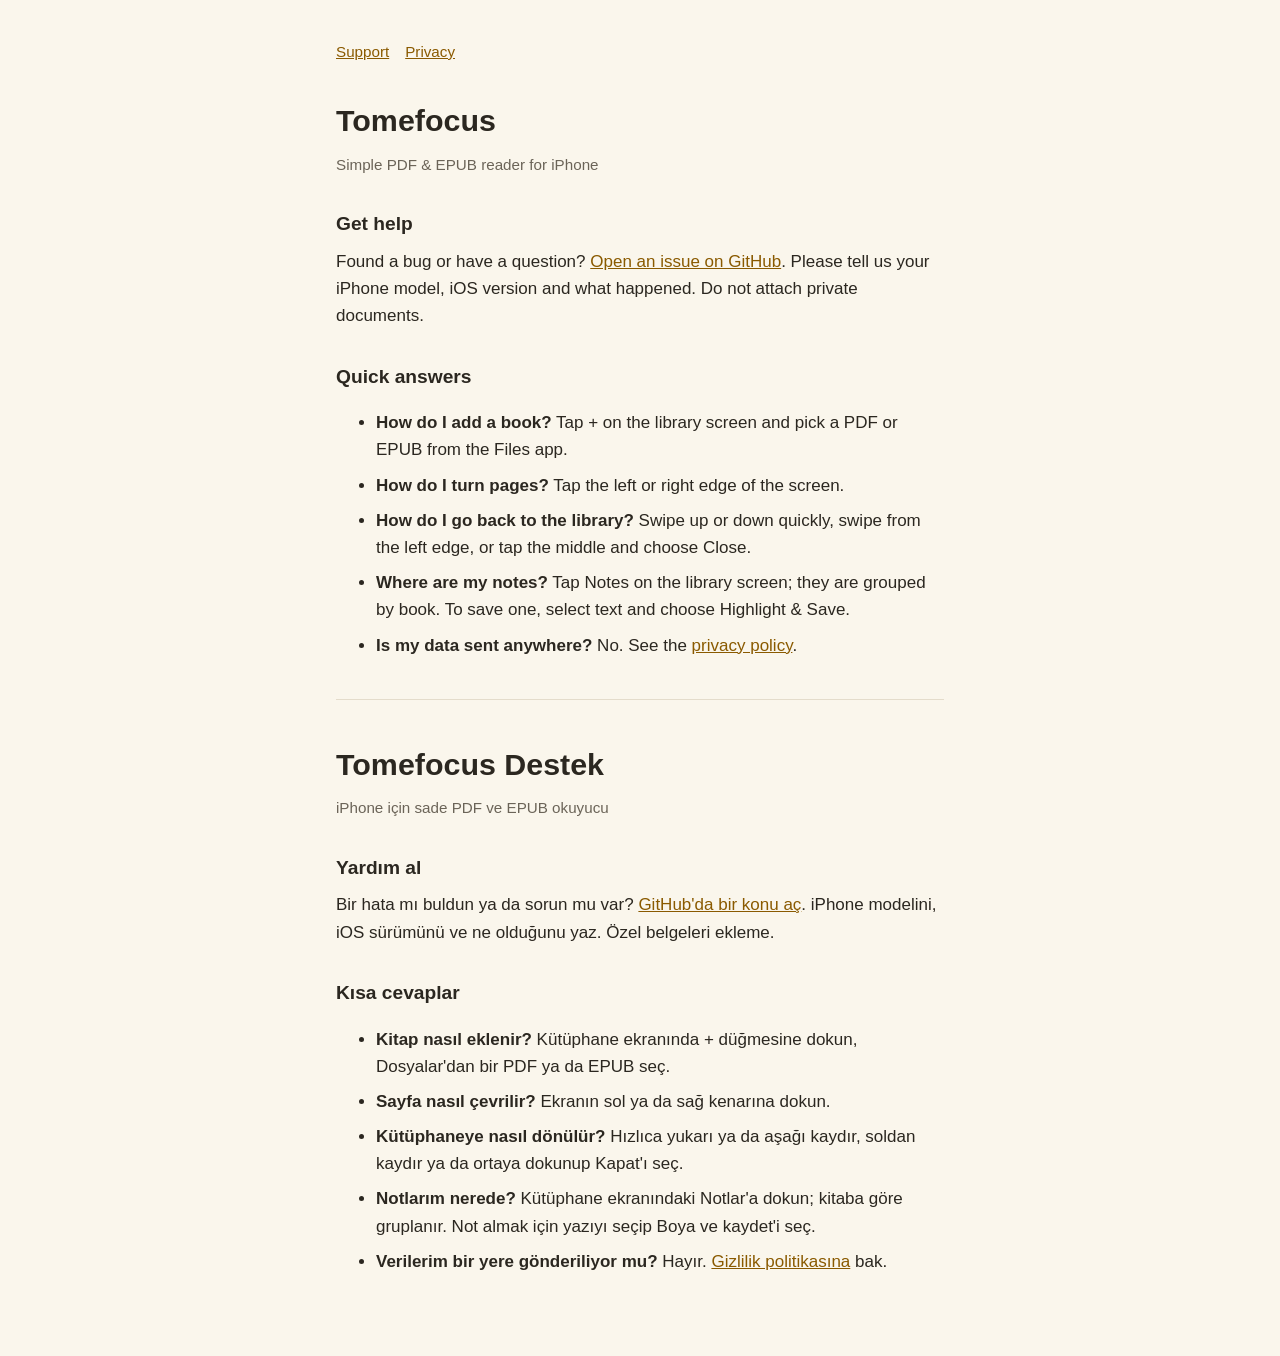
<file: index.html>
<!doctype html>
<html lang="en">
<head>
<meta charset="utf-8">
<meta name="viewport" content="width=device-width, initial-scale=1">
<title>Tomefocus Support</title>
<link rel="stylesheet" href="style.css">
</head>
<body>
<main>
<nav><a href="./">Support</a><a href="privacy.html">Privacy</a></nav>

<h1>Tomefocus</h1>
<p class="muted">Simple PDF &amp; EPUB reader for iPhone</p>

<h2>Get help</h2>
<p>Found a bug or have a question? <a href="https://github.com/bigdanthel/tomefocus-support/issues">Open an issue on GitHub</a>. Please tell us your iPhone model, iOS version and what happened. Do not attach private documents.</p>

<h2>Quick answers</h2>
<ul>
<li><strong>How do I add a book?</strong> Tap + on the library screen and pick a PDF or EPUB from the Files app.</li>
<li><strong>How do I turn pages?</strong> Tap the left or right edge of the screen.</li>
<li><strong>How do I go back to the library?</strong> Swipe up or down quickly, swipe from the left edge, or tap the middle and choose Close.</li>
<li><strong>Where are my notes?</strong> Tap Notes on the library screen; they are grouped by book. To save one, select text and choose Highlight &amp; Save.</li>
<li><strong>Is my data sent anywhere?</strong> No. See the <a href="privacy.html">privacy policy</a>.</li>
</ul>

<hr>

<h1 lang="tr">Tomefocus Destek</h1>
<p class="muted" lang="tr">iPhone için sade PDF ve EPUB okuyucu</p>

<h2 lang="tr">Yardım al</h2>
<p lang="tr">Bir hata mı buldun ya da sorun mu var? <a href="https://github.com/bigdanthel/tomefocus-support/issues">GitHub'da bir konu aç</a>. iPhone modelini, iOS sürümünü ve ne olduğunu yaz. Özel belgeleri ekleme.</p>

<h2 lang="tr">Kısa cevaplar</h2>
<ul lang="tr">
<li><strong>Kitap nasıl eklenir?</strong> Kütüphane ekranında + düğmesine dokun, Dosyalar'dan bir PDF ya da EPUB seç.</li>
<li><strong>Sayfa nasıl çevrilir?</strong> Ekranın sol ya da sağ kenarına dokun.</li>
<li><strong>Kütüphaneye nasıl dönülür?</strong> Hızlıca yukarı ya da aşağı kaydır, soldan kaydır ya da ortaya dokunup Kapat'ı seç.</li>
<li><strong>Notlarım nerede?</strong> Kütüphane ekranındaki Notlar'a dokun; kitaba göre gruplanır. Not almak için yazıyı seçip Boya ve kaydet'i seç.</li>
<li><strong>Verilerim bir yere gönderiliyor mu?</strong> Hayır. <a href="privacy.html">Gizlilik politikasına</a> bak.</li>
</ul>
</main>
</body>
</html>
</file>
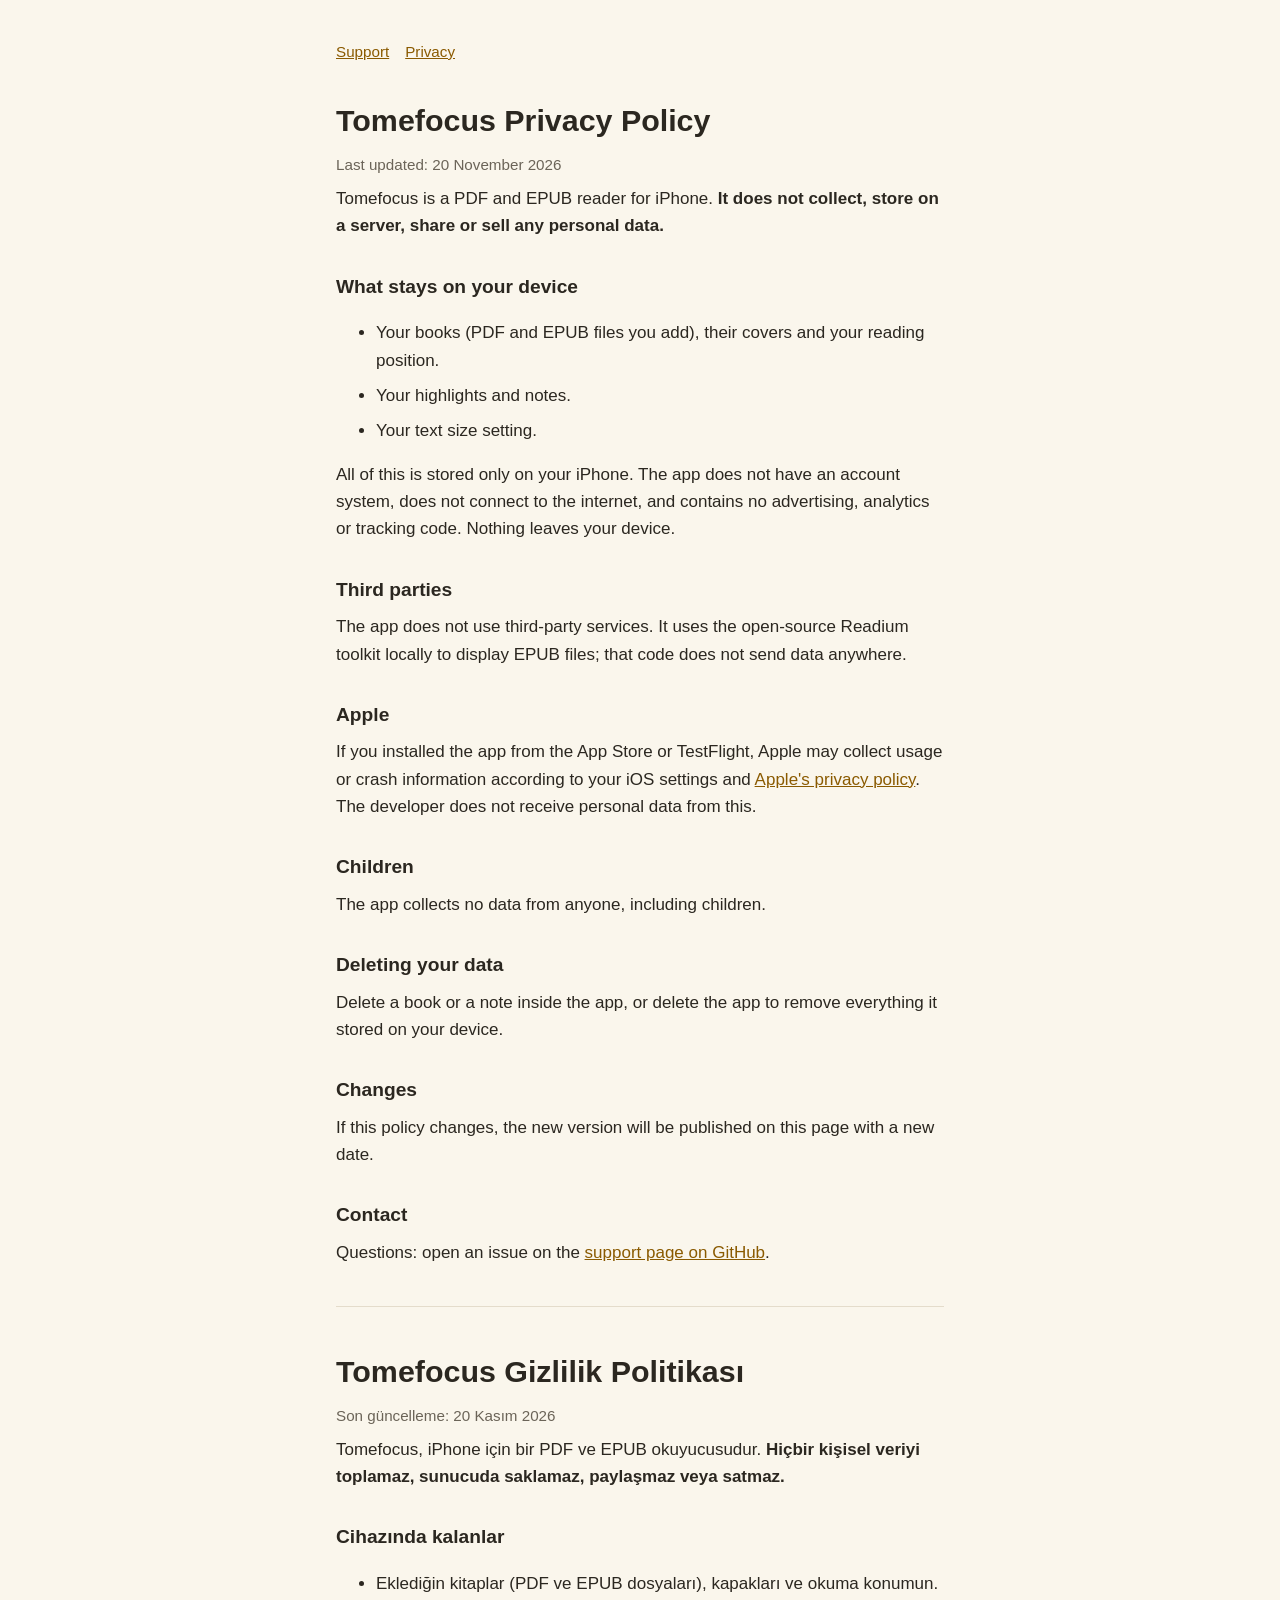
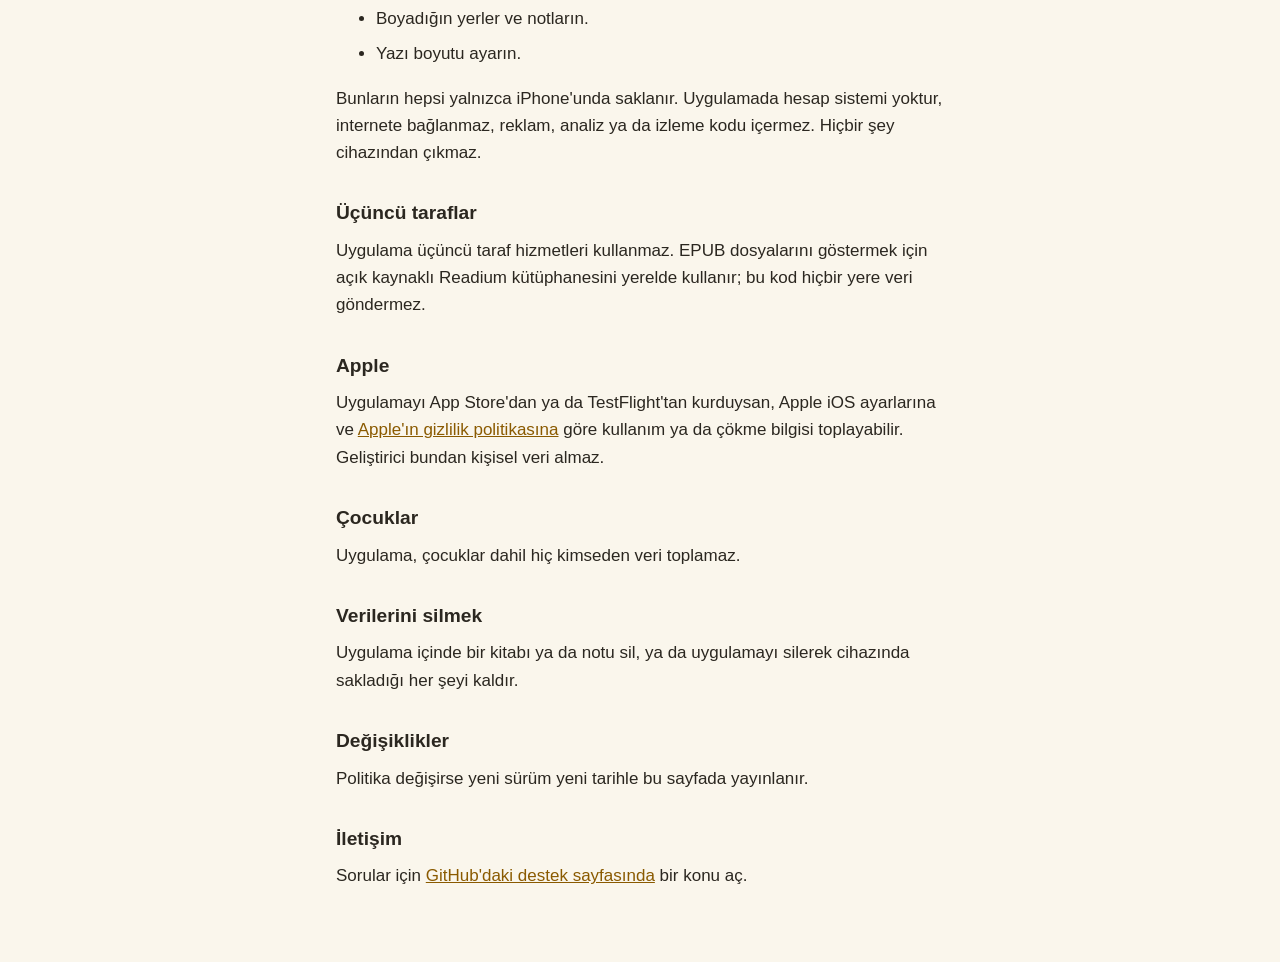
<file: privacy.html>
<!doctype html>
<html lang="en">
<head>
<meta charset="utf-8">
<meta name="viewport" content="width=device-width, initial-scale=1">
<title>Tomefocus Privacy Policy</title>
<link rel="stylesheet" href="style.css">
</head>
<body>
<main>
<nav><a href="./">Support</a><a href="privacy.html">Privacy</a></nav>

<h1>Tomefocus Privacy Policy</h1>
<p class="muted">Last updated: 20 November 2026</p>

<p>Tomefocus is a PDF and EPUB reader for iPhone. <strong>It does not collect, store on a server, share or sell any personal data.</strong></p>

<h2>What stays on your device</h2>
<ul>
<li>Your books (PDF and EPUB files you add), their covers and your reading position.</li>
<li>Your highlights and notes.</li>
<li>Your text size setting.</li>
</ul>
<p>All of this is stored only on your iPhone. The app does not have an account system, does not connect to the internet, and contains no advertising, analytics or tracking code. Nothing leaves your device.</p>

<h2>Third parties</h2>
<p>The app does not use third-party services. It uses the open-source Readium toolkit locally to display EPUB files; that code does not send data anywhere.</p>

<h2>Apple</h2>
<p>If you installed the app from the App Store or TestFlight, Apple may collect usage or crash information according to your iOS settings and <a href="https://www.apple.com/legal/privacy/">Apple's privacy policy</a>. The developer does not receive personal data from this.</p>

<h2>Children</h2>
<p>The app collects no data from anyone, including children.</p>

<h2>Deleting your data</h2>
<p>Delete a book or a note inside the app, or delete the app to remove everything it stored on your device.</p>

<h2>Changes</h2>
<p>If this policy changes, the new version will be published on this page with a new date.</p>

<h2>Contact</h2>
<p>Questions: open an issue on the <a href="https://github.com/bigdanthel/tomefocus-support/issues">support page on GitHub</a>.</p>

<hr>

<h1 lang="tr">Tomefocus Gizlilik Politikası</h1>
<p class="muted" lang="tr">Son güncelleme: 20 Kasım 2026</p>

<p lang="tr">Tomefocus, iPhone için bir PDF ve EPUB okuyucusudur. <strong>Hiçbir kişisel veriyi toplamaz, sunucuda saklamaz, paylaşmaz veya satmaz.</strong></p>

<h2 lang="tr">Cihazında kalanlar</h2>
<ul lang="tr">
<li>Eklediğin kitaplar (PDF ve EPUB dosyaları), kapakları ve okuma konumun.</li>
<li>Boyadığın yerler ve notların.</li>
<li>Yazı boyutu ayarın.</li>
</ul>
<p lang="tr">Bunların hepsi yalnızca iPhone'unda saklanır. Uygulamada hesap sistemi yoktur, internete bağlanmaz, reklam, analiz ya da izleme kodu içermez. Hiçbir şey cihazından çıkmaz.</p>

<h2 lang="tr">Üçüncü taraflar</h2>
<p lang="tr">Uygulama üçüncü taraf hizmetleri kullanmaz. EPUB dosyalarını göstermek için açık kaynaklı Readium kütüphanesini yerelde kullanır; bu kod hiçbir yere veri göndermez.</p>

<h2 lang="tr">Apple</h2>
<p lang="tr">Uygulamayı App Store'dan ya da TestFlight'tan kurduysan, Apple iOS ayarlarına ve <a href="https://www.apple.com/legal/privacy/">Apple'ın gizlilik politikasına</a> göre kullanım ya da çökme bilgisi toplayabilir. Geliştirici bundan kişisel veri almaz.</p>

<h2 lang="tr">Çocuklar</h2>
<p lang="tr">Uygulama, çocuklar dahil hiç kimseden veri toplamaz.</p>

<h2 lang="tr">Verilerini silmek</h2>
<p lang="tr">Uygulama içinde bir kitabı ya da notu sil, ya da uygulamayı silerek cihazında sakladığı her şeyi kaldır.</p>

<h2 lang="tr">Değişiklikler</h2>
<p lang="tr">Politika değişirse yeni sürüm yeni tarihle bu sayfada yayınlanır.</p>

<h2 lang="tr">İletişim</h2>
<p lang="tr">Sorular için <a href="https://github.com/bigdanthel/tomefocus-support/issues">GitHub'daki destek sayfasında</a> bir konu aç.</p>
</main>
</body>
</html>
</file>
<file: style.css>
:root { --bg:#faf6ec; --fg:#2b2720; --muted:#6b6458; --link:#8a5a00; --line:#e4dccb; }
@media (prefers-color-scheme: dark) {
  :root { --bg:#17150f; --fg:#ece6d8; --muted:#a39b8a; --link:#e6b34a; --line:#332f25; }
}
* { box-sizing: border-box; }
body { margin:0; background:var(--bg); color:var(--fg); font:17px/1.6 -apple-system, "Helvetica Neue", Arial, sans-serif; }
main { max-width:40rem; margin:0 auto; padding:2.5rem 1rem 4rem; }
h1 { font-size:1.9rem; margin:0 0 .25rem; }
h2 { font-size:1.2rem; margin:2rem 0 .5rem; }
p, li { margin:.5rem 0; }
.muted { color:var(--muted); font-size:.95rem; }
a { color:var(--link); }
hr { border:0; border-top:1px solid var(--line); margin:2.5rem 0; }
nav { margin:0 0 2rem; font-size:.95rem; }
nav a { margin-right:1rem; }
</file>
